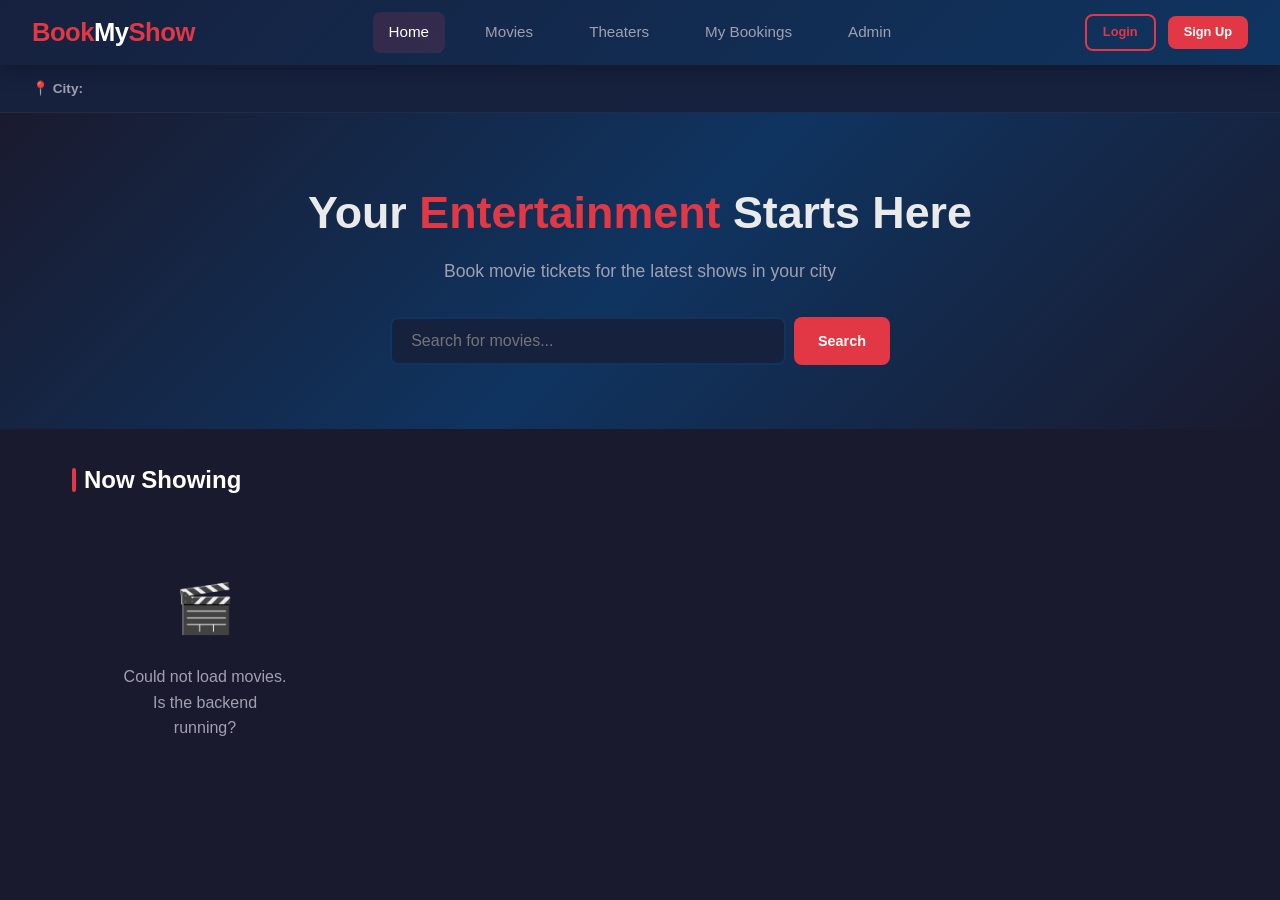
<file: BMS/UI/UI/index.html>
<!doctype html>
<html lang="en">
  <head>
    <meta charset="UTF-8" />
    <meta name="viewport" content="width=device-width, initial-scale=1.0" />
    <title>BookMyShow</title>
    <link rel="stylesheet" href="css/style.css" />
  </head>
  <body>
    <!-- NAVBAR -->
    <nav class="navbar">
      <a href="index.html" class="logo">Book<span>My</span>Show</a>
      <div class="nav-links">
        <a href="index.html" class="active">Home</a>
        <a href="pages/movies.html">Movies</a>
        <a href="pages/theaters.html">Theaters</a>
        <a href="pages/bookings.html">My Bookings</a>
        <a href="pages/admin.html">Admin</a>
      </div>
      <div class="nav-user" id="nav-user"></div>
    </nav>

    <!-- CITY BAR -->
    <div class="city-bar" id="city-bar">
      <span
        style="color: var(--text-muted); font-size: 0.85rem; font-weight: 600"
        >📍 City:</span
      >
    </div>

    <!-- HERO -->
    <section class="hero">
      <h1>Your <span>Entertainment</span> Starts Here</h1>
      <p>Book movie tickets for the latest shows in your city</p>
      <div class="search-bar">
        <input
          type="text"
          id="search-input"
          placeholder="Search for movies..."
          oninput="searchMovies()"
        />
        <button class="btn btn-primary" onclick="searchMovies()">Search</button>
      </div>
    </section>

    <!-- MOVIES SECTION -->
    <div class="container">
      <h2 class="section-title">Now Showing</h2>
      <div class="grid grid-4" id="movies-grid"></div>
    </div>

    <script src="js/api.js"></script>
    <script src="js/utils.js"></script>
    <script>
      let allMovies = [];

      async function loadCities() {
        try {
          const cities = await CityAPI.getAll();
          const bar = document.getElementById("city-bar");
          cities.forEach((city, i) => {
            const chip = document.createElement("button");
            chip.className = "city-chip" + (i === 0 ? " active" : "");
            chip.textContent = city.name;
            chip.onclick = () => {
              document
                .querySelectorAll(".city-chip")
                .forEach((c) => c.classList.remove("active"));
              chip.classList.add("active");
              showToast(`City: ${city.name}`, "info");
            };
            bar.appendChild(chip);
          });
        } catch (e) {
          console.log("No cities loaded yet");
        }
      }

      async function loadMovies() {
        showLoading("movies-grid");
        try {
          allMovies = await MovieAPI.getAll();
          renderMovies(allMovies);
        } catch (e) {
          showEmpty(
            "movies-grid",
            "Could not load movies. Is the backend running?",
          );
        }
      }

      function renderMovies(movies) {
        const grid = document.getElementById("movies-grid");
        if (movies.length === 0) {
          showEmpty("movies-grid", "No movies found");
          return;
        }
        grid.innerHTML = movies
          .map(
            (m) => `
                <a href="pages/movie-detail.html?id=${m.id}" class="card">
                    <div class="card-img" style="display:flex;align-items:center;justify-content:center;font-size:4rem;background:linear-gradient(135deg, #1a1a2e, #16213e);">
                        <img src="${m.posterUrl || "assets/default-movie.png"}" alt="${m.title}" style="max-width:100%; max-height:100%; border-radius:4px;" />
                    </div>
                    <div class="card-body">
                        <h3>${m.title}</h3>
                        <p>${m.description || ""}</p>
                        <div style="margin-top:0.5rem; display:flex; gap:0.4rem; flex-wrap:wrap;">
                            ${m.genre ? `<span class="badge badge-genre">${m.genre}</span>` : ""}
                            ${m.language ? `<span class="badge badge-lang">${m.language}</span>` : ""}
                            ${m.rating ? `<span class="badge badge-rating">⭐ ${m.rating}</span>` : ""}
                        </div>
                    </div>
                    <div class="card-footer">
                        <span style="font-size:0.8rem;color:var(--text-muted);">${m.durationMinutes ? m.durationMinutes + " min" : ""}</span>
                        <span class="btn btn-sm btn-primary">Book Now</span>
                    </div>
                </a>
            `,
          )
          .join("");
      }

      function searchMovies() {
        const q = document
          .getElementById("search-input")
          .value.toLowerCase()
          .trim();
        if (!q) {
          renderMovies(allMovies);
          return;
        }
        const filtered = allMovies.filter(
          (m) =>
            m.title.toLowerCase().includes(q) ||
            (m.genre && m.genre.toLowerCase().includes(q)) ||
            (m.language && m.language.toLowerCase().includes(q)),
        );
        renderMovies(filtered);
      }

      loadCities();
      loadMovies();
    </script>
  </body>
</html>
</file>
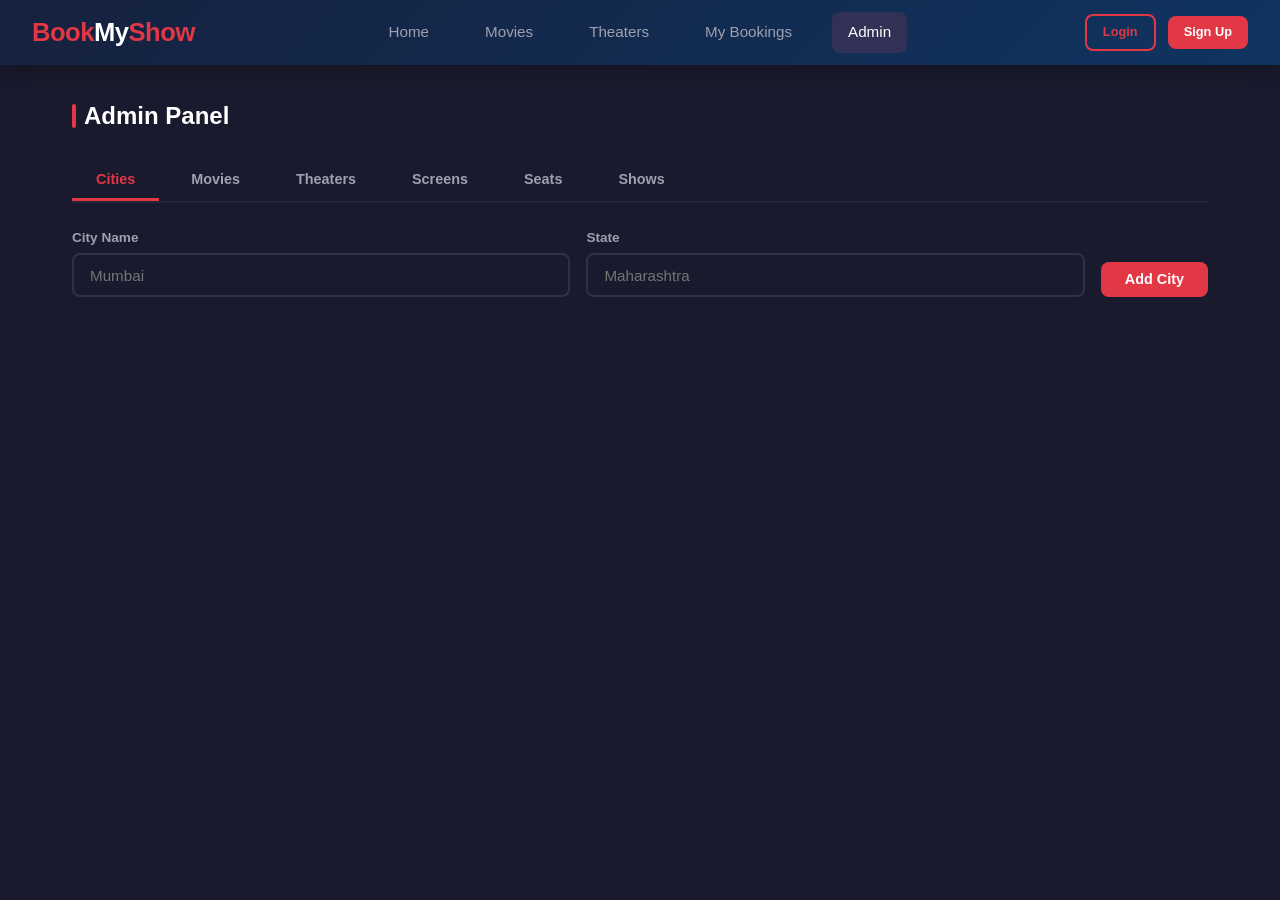
<file: BMS/UI/UI/pages/admin.html>
<!DOCTYPE html>
<html lang="en">
<head>
    <meta charset="UTF-8">
    <meta name="viewport" content="width=device-width, initial-scale=1.0">
    <title>Admin - BookMyShow</title>
    <link rel="stylesheet" href="../css/style.css">
</head>
<body>

    <nav class="navbar">
        <a href="../index.html" class="logo">Book<span>My</span>Show</a>
        <div class="nav-links">
            <a href="../index.html">Home</a>
            <a href="movies.html">Movies</a>
            <a href="theaters.html">Theaters</a>
            <a href="bookings.html">My Bookings</a>
            <a href="admin.html" class="active">Admin</a>
        </div>
        <div class="nav-user" id="nav-user"></div>
    </nav>

    <div class="container">
        <h2 class="section-title">Admin Panel</h2>

        <!-- TABS -->
        <div class="tabs">
            <button class="tab active" onclick="switchTab('cities', this)">Cities</button>
            <button class="tab" onclick="switchTab('movies', this)">Movies</button>
            <button class="tab" onclick="switchTab('theaters', this)">Theaters</button>
            <button class="tab" onclick="switchTab('screens', this)">Screens</button>
            <button class="tab" onclick="switchTab('seats', this)">Seats</button>
            <button class="tab" onclick="switchTab('shows', this)">Shows</button>
        </div>

        <!-- ===== CITIES TAB ===== -->
        <div id="tab-cities" class="tab-content">
            <div style="display:flex; gap:1rem; margin-bottom:1.5rem; flex-wrap:wrap; align-items:flex-end;">
                <div class="form-group" style="flex:1;min-width:150px;margin:0;">
                    <label>City Name</label>
                    <input type="text" id="city-name" placeholder="Mumbai">
                </div>
                <div class="form-group" style="flex:1;min-width:150px;margin:0;">
                    <label>State</label>
                    <input type="text" id="city-state" placeholder="Maharashtra">
                </div>
                <button class="btn btn-primary" onclick="addCity()">Add City</button>
            </div>
            <div id="cities-table"></div>
        </div>

        <!-- ===== MOVIES TAB ===== -->
        <div id="tab-movies" class="tab-content" style="display:none;">
            <div style="display:flex; gap:1rem; margin-bottom:1.5rem; flex-wrap:wrap; align-items:flex-end;">
                <div class="form-group" style="flex:1;min-width:150px;margin:0;">
                    <label>Title</label>
                    <input type="text" id="movie-title" placeholder="Movie title">
                </div>
                <div class="form-group" style="flex:1;min-width:150px;margin:0;">
                    <label>Genre</label>
                    <input type="text" id="movie-genre" placeholder="Action">
                </div>
                <div class="form-group" style="flex:1;min-width:100px;margin:0;">
                    <label>Language</label>
                    <input type="text" id="movie-language" placeholder="Hindi">
                </div>
                <div class="form-group" style="flex:1;min-width:80px;margin:0;">
                    <label>Duration (min)</label>
                    <input type="number" id="movie-duration" placeholder="150">
                </div>
                <div class="form-group" style="flex:1;min-width:80px;margin:0;">
                    <label>Rating</label>
                    <input type="number" step="0.1" id="movie-rating" placeholder="8.5">
                </div>
                <div class="form-group" style="flex:1;min-width:120px;margin:0;">
                    <label>Release Date</label>
                    <input type="date" id="movie-release">
                </div>
            </div>
            <div class="form-group" style="margin-bottom:1rem;">
                <label>Description</label>
                <input type="text" id="movie-desc" placeholder="Short description">
            </div>
            <button class="btn btn-primary" onclick="addMovie()" style="margin-bottom:1.5rem;">Add Movie</button>
            <div id="movies-table"></div>
        </div>

        <!-- ===== THEATERS TAB ===== -->
        <div id="tab-theaters" class="tab-content" style="display:none;">
            <div style="display:flex; gap:1rem; margin-bottom:1.5rem; flex-wrap:wrap; align-items:flex-end;">
                <div class="form-group" style="flex:1;min-width:150px;margin:0;">
                    <label>Theater Name</label>
                    <input type="text" id="theater-name" placeholder="PVR Cinemas">
                </div>
                <div class="form-group" style="flex:1;min-width:150px;margin:0;">
                    <label>Address</label>
                    <input type="text" id="theater-address" placeholder="Mall Road">
                </div>
                <div class="form-group" style="flex:1;min-width:120px;margin:0;">
                    <label>City</label>
                    <select id="theater-city"></select>
                </div>
                <button class="btn btn-primary" onclick="addTheater()">Add Theater</button>
            </div>
            <div id="theaters-table"></div>
        </div>

        <!-- ===== SCREENS TAB ===== -->
        <div id="tab-screens" class="tab-content" style="display:none;">
            <div style="display:flex; gap:1rem; margin-bottom:1.5rem; flex-wrap:wrap; align-items:flex-end;">
                <div class="form-group" style="flex:1;min-width:150px;margin:0;">
                    <label>Screen Name</label>
                    <input type="text" id="screen-name" placeholder="Screen 1">
                </div>
                <div class="form-group" style="flex:1;min-width:100px;margin:0;">
                    <label>Total Seats</label>
                    <input type="number" id="screen-seats" placeholder="100">
                </div>
                <div class="form-group" style="flex:1;min-width:150px;margin:0;">
                    <label>Theater</label>
                    <select id="screen-theater"></select>
                </div>
                <button class="btn btn-primary" onclick="addScreen()">Add Screen</button>
            </div>
            <div id="screens-table"></div>
        </div>

        <!-- ===== SEATS TAB ===== -->
        <div id="tab-seats" class="tab-content" style="display:none;">
            <div style="display:flex; gap:1rem; margin-bottom:1rem; flex-wrap:wrap; align-items:flex-end;">
                <div class="form-group" style="flex:1;min-width:120px;margin:0;">
                    <label>Screen</label>
                    <select id="seat-screen" onchange="loadSeatsForScreen()"></select>
                </div>
                <div class="form-group" style="flex:1;min-width:80px;margin:0;">
                    <label>Row (e.g. A)</label>
                    <input type="text" id="seat-row" placeholder="A" maxlength="2">
                </div>
                <div class="form-group" style="flex:1;min-width:60px;margin:0;">
                    <label>From Col</label>
                    <input type="number" id="seat-col-from" placeholder="1" min="1">
                </div>
                <div class="form-group" style="flex:1;min-width:60px;margin:0;">
                    <label>To Col</label>
                    <input type="number" id="seat-col-to" placeholder="10" min="1">
                </div>
                <div class="form-group" style="flex:1;min-width:100px;margin:0;">
                    <label>Type</label>
                    <select id="seat-type">
                        <option value="REGULAR">REGULAR</option>
                        <option value="PREMIUM">PREMIUM</option>
                        <option value="VIP">VIP</option>
                    </select>
                </div>
                <button class="btn btn-primary" onclick="addSeats()">Add Seats</button>
            </div>
            <p style="color:var(--text-muted);font-size:0.8rem;margin-bottom:1rem;">💡 This will create seats from col "From" to col "To" for the given row (e.g. A1, A2...A10)</p>
            <div id="seats-table"></div>
        </div>

        <!-- ===== SHOWS TAB ===== -->
        <div id="tab-shows" class="tab-content" style="display:none;">
            <div style="display:flex; gap:1rem; margin-bottom:1.5rem; flex-wrap:wrap; align-items:flex-end;">
                <div class="form-group" style="flex:1;min-width:150px;margin:0;">
                    <label>Movie</label>
                    <select id="show-movie"></select>
                </div>
                <div class="form-group" style="flex:1;min-width:150px;margin:0;">
                    <label>Screen</label>
                    <select id="show-screen"></select>
                </div>
                <div class="form-group" style="flex:1;min-width:120px;margin:0;">
                    <label>Date</label>
                    <input type="date" id="show-date">
                </div>
                <div class="form-group" style="flex:1;min-width:100px;margin:0;">
                    <label>Start Time</label>
                    <input type="time" id="show-start">
                </div>
                <div class="form-group" style="flex:1;min-width:100px;margin:0;">
                    <label>End Time</label>
                    <input type="time" id="show-end">
                </div>
                <div class="form-group" style="flex:1;min-width:80px;margin:0;">
                    <label>Ticket Price (₹)</label>
                    <input type="number" id="show-price" placeholder="250">
                </div>
                <button class="btn btn-primary" onclick="addShow()">Add Show</button>
            </div>
            <div id="shows-table"></div>
        </div>
    </div>

    <script src="../js/api.js"></script>
    <script src="../js/utils.js"></script>
    <script>
        // ===== TAB SWITCHING =====
        function switchTab(tab, el) {
            document.querySelectorAll('.tab-content').forEach(t => t.style.display = 'none');
            document.querySelectorAll('.tab').forEach(t => t.classList.remove('active'));
            document.getElementById('tab-' + tab).style.display = 'block';
            el.classList.add('active');
        }

        // ===== CITIES =====
        async function loadCities() {
            try {
                const cities = await CityAPI.getAll();
                // table
                let html = '<table class="data-table"><thead><tr><th>ID</th><th>Name</th><th>State</th></tr></thead><tbody>';
                cities.forEach(c => html += `<tr><td>${c.id}</td><td>${c.name}</td><td>${c.state || ''}</td></tr>`);
                html += '</tbody></table>';
                document.getElementById('cities-table').innerHTML = cities.length ? html : '<div class="empty-state"><p>No cities added yet</p></div>';

                // dropdowns
                const theaterCity = document.getElementById('theater-city');
                if (theaterCity) {
                    theaterCity.innerHTML = '<option value="">Select City</option>' + cities.map(c => `<option value="${c.id}">${c.name}</option>`).join('');
                }
            } catch (e) { console.log('Error loading cities'); }
        }

        async function addCity() {
            const name = document.getElementById('city-name').value.trim();
            const state = document.getElementById('city-state').value.trim();
            if (!name) { showToast('Please enter city name', 'error'); return; }
            try {
                await CityAPI.add({ name, state });
                showToast('City added!', 'success');
                document.getElementById('city-name').value = '';
                document.getElementById('city-state').value = '';
                loadCities();
            } catch (e) { showToast(e.message, 'error'); }
        }

        // ===== MOVIES =====
        async function loadMovies() {
            try {
                const movies = await MovieAPI.getAll();
                let html = '<table class="data-table"><thead><tr><th>ID</th><th>Title</th><th>Genre</th><th>Language</th><th>Duration</th><th>Rating</th><th>Actions</th></tr></thead><tbody>';
                movies.forEach(m => html += `<tr>
                    <td>${m.id}</td><td>${m.title}</td><td>${m.genre || ''}</td>
                    <td>${m.language || ''}</td><td>${m.durationMinutes || ''} min</td>
                    <td>${m.rating || ''}</td>
                    <td><button class="btn btn-sm btn-danger" onclick="deleteMovie(${m.id})">Delete</button></td>
                </tr>`);
                html += '</tbody></table>';
                document.getElementById('movies-table').innerHTML = movies.length ? html : '<div class="empty-state"><p>No movies added yet</p></div>';

                // dropdown for shows
                const showMovie = document.getElementById('show-movie');
                if (showMovie) {
                    showMovie.innerHTML = '<option value="">Select Movie</option>' + movies.map(m => `<option value="${m.id}">${m.title}</option>`).join('');
                }
            } catch (e) { console.log('Error loading movies'); }
        }

        async function addMovie() {
            const data = {
                title: document.getElementById('movie-title').value.trim(),
                genre: document.getElementById('movie-genre').value.trim(),
                language: document.getElementById('movie-language').value.trim(),
                durationMinutes: parseInt(document.getElementById('movie-duration').value) || null,
                rating: parseFloat(document.getElementById('movie-rating').value) || null,
                releaseDate: document.getElementById('movie-release').value || null,
                description: document.getElementById('movie-desc').value.trim()
            };
            if (!data.title) { showToast('Please enter movie title', 'error'); return; }
            try {
                await MovieAPI.add(data);
                showToast('Movie added!', 'success');
                ['movie-title','movie-genre','movie-language','movie-duration','movie-rating','movie-release','movie-desc']
                    .forEach(id => document.getElementById(id).value = '');
                loadMovies();
            } catch (e) { showToast(e.message, 'error'); }
        }

        async function deleteMovie(id) {
            if (!confirm('Delete this movie?')) return;
            try {
                await MovieAPI.delete(id);
                showToast('Movie deleted', 'success');
                loadMovies();
            } catch (e) { showToast(e.message, 'error'); }
        }

        // ===== THEATERS =====
        async function loadTheaters() {
            try {
                const theaters = await TheaterAPI.getAll();
                let html = '<table class="data-table"><thead><tr><th>ID</th><th>Name</th><th>Address</th><th>City</th></tr></thead><tbody>';
                theaters.forEach(t => html += `<tr><td>${t.id}</td><td>${t.name}</td><td>${t.address || ''}</td><td>${t.city?.name || ''}</td></tr>`);
                html += '</tbody></table>';
                document.getElementById('theaters-table').innerHTML = theaters.length ? html : '<div class="empty-state"><p>No theaters added yet</p></div>';

                // dropdown for screens
                const screenTheater = document.getElementById('screen-theater');
                if (screenTheater) {
                    screenTheater.innerHTML = '<option value="">Select Theater</option>' + theaters.map(t => `<option value="${t.id}">${t.name} (${t.city?.name || ''})</option>`).join('');
                }
            } catch (e) { console.log('Error loading theaters'); }
        }

        async function addTheater() {
            const data = {
                name: document.getElementById('theater-name').value.trim(),
                address: document.getElementById('theater-address').value.trim(),
                cityId: parseInt(document.getElementById('theater-city').value)
            };
            if (!data.name || !data.cityId) { showToast('Fill theater name and city', 'error'); return; }
            try {
                await TheaterAPI.add(data);
                showToast('Theater added!', 'success');
                document.getElementById('theater-name').value = '';
                document.getElementById('theater-address').value = '';
                loadTheaters();
            } catch (e) { showToast(e.message, 'error'); }
        }

        // ===== SCREENS =====
        async function loadScreens() {
            try {
                const screens = await ScreenAPI.getAll();
                let html = '<table class="data-table"><thead><tr><th>ID</th><th>Name</th><th>Seats</th><th>Theater</th></tr></thead><tbody>';
                screens.forEach(s => html += `<tr><td>${s.id}</td><td>${s.name}</td><td>${s.totalSeats || ''}</td><td>${s.theater?.name || ''}</td></tr>`);
                html += '</tbody></table>';
                document.getElementById('screens-table').innerHTML = screens.length ? html : '<div class="empty-state"><p>No screens added yet</p></div>';

                // dropdowns
                const opts = '<option value="">Select Screen</option>' + screens.map(s => `<option value="${s.id}">${s.name} — ${s.theater?.name || ''}</option>`).join('');
                ['seat-screen', 'show-screen'].forEach(id => {
                    const el = document.getElementById(id);
                    if (el) el.innerHTML = opts;
                });
            } catch (e) { console.log('Error loading screens'); }
        }

        async function addScreen() {
            const data = {
                name: document.getElementById('screen-name').value.trim(),
                totalSeats: parseInt(document.getElementById('screen-seats').value) || null,
                theaterId: parseInt(document.getElementById('screen-theater').value)
            };
            if (!data.name || !data.theaterId) { showToast('Fill screen name and theater', 'error'); return; }
            try {
                await ScreenAPI.add(data);
                showToast('Screen added!', 'success');
                document.getElementById('screen-name').value = '';
                document.getElementById('screen-seats').value = '';
                loadScreens();
            } catch (e) { showToast(e.message, 'error'); }
        }

        // ===== SEATS =====
        async function loadSeatsForScreen() {
            const screenId = document.getElementById('seat-screen').value;
            if (!screenId) { document.getElementById('seats-table').innerHTML = ''; return; }
            try {
                const seats = await SeatAPI.getByScreen(screenId);
                let html = '<table class="data-table"><thead><tr><th>ID</th><th>Seat #</th><th>Row</th><th>Col</th><th>Type</th></tr></thead><tbody>';
                seats.forEach(s => html += `<tr><td>${s.id}</td><td>${s.seatNumber}</td><td>${s.row || ''}</td><td>${s.col || ''}</td><td>${s.seatType || ''}</td></tr>`);
                html += '</tbody></table>';
                document.getElementById('seats-table').innerHTML = seats.length ? html : '<div class="empty-state"><p>No seats for this screen</p></div>';
            } catch (e) { document.getElementById('seats-table').innerHTML = ''; }
        }

        async function addSeats() {
            const screenId = parseInt(document.getElementById('seat-screen').value);
            const row = document.getElementById('seat-row').value.trim().toUpperCase();
            const from = parseInt(document.getElementById('seat-col-from').value);
            const to = parseInt(document.getElementById('seat-col-to').value);
            const seatType = document.getElementById('seat-type').value;

            if (!screenId || !row || !from || !to) { showToast('Fill all seat fields', 'error'); return; }
            if (from > to) { showToast('From col must be <= To col', 'error'); return; }

            try {
                for (let col = from; col <= to; col++) {
                    await SeatAPI.add({
                        seatNumber: row + col,
                        row: row,
                        col: col,
                        seatType: seatType,
                        screenId: screenId
                    });
                }
                showToast(`Added seats ${row}${from} to ${row}${to}!`, 'success');
                loadSeatsForScreen();
            } catch (e) { showToast(e.message, 'error'); }
        }

        // ===== SHOWS =====
        async function loadShows() {
            try {
                const shows = await ShowAPI.getAll();
                let html = '<table class="data-table"><thead><tr><th>ID</th><th>Movie</th><th>Screen</th><th>Date</th><th>Time</th><th>Price</th></tr></thead><tbody>';
                shows.forEach(s => html += `<tr><td>${s.id}</td><td>${s.movie?.title || ''}</td><td>${s.screen?.name || ''} (${s.screen?.theater?.name || ''})</td><td>${s.showDate}</td><td>${s.startTime}-${s.endTime || ''}</td><td>₹${s.ticketPrice || 0}</td></tr>`);
                html += '</tbody></table>';
                document.getElementById('shows-table').innerHTML = shows.length ? html : '<div class="empty-state"><p>No shows added yet</p></div>';
            } catch (e) { console.log('Error loading shows'); }
        }

        async function addShow() {
            const data = {
                movieId: parseInt(document.getElementById('show-movie').value),
                screenId: parseInt(document.getElementById('show-screen').value),
                showDate: document.getElementById('show-date').value,
                startTime: document.getElementById('show-start').value,
                endTime: document.getElementById('show-end').value || null,
                ticketPrice: parseFloat(document.getElementById('show-price').value) || 0
            };
            if (!data.movieId || !data.screenId || !data.showDate || !data.startTime) {
                showToast('Fill movie, screen, date and start time', 'error'); return;
            }
            try {
                await ShowAPI.add(data);
                showToast('Show added!', 'success');
                ['show-date','show-start','show-end','show-price'].forEach(id => document.getElementById(id).value = '');
                loadShows();
            } catch (e) { showToast(e.message, 'error'); }
        }

        // ===== INIT =====
        async function init() {
            await Promise.all([loadCities(), loadMovies(), loadTheaters(), loadScreens(), loadShows()]);
        }
        init();
    </script>
</body>
</html>
</file>
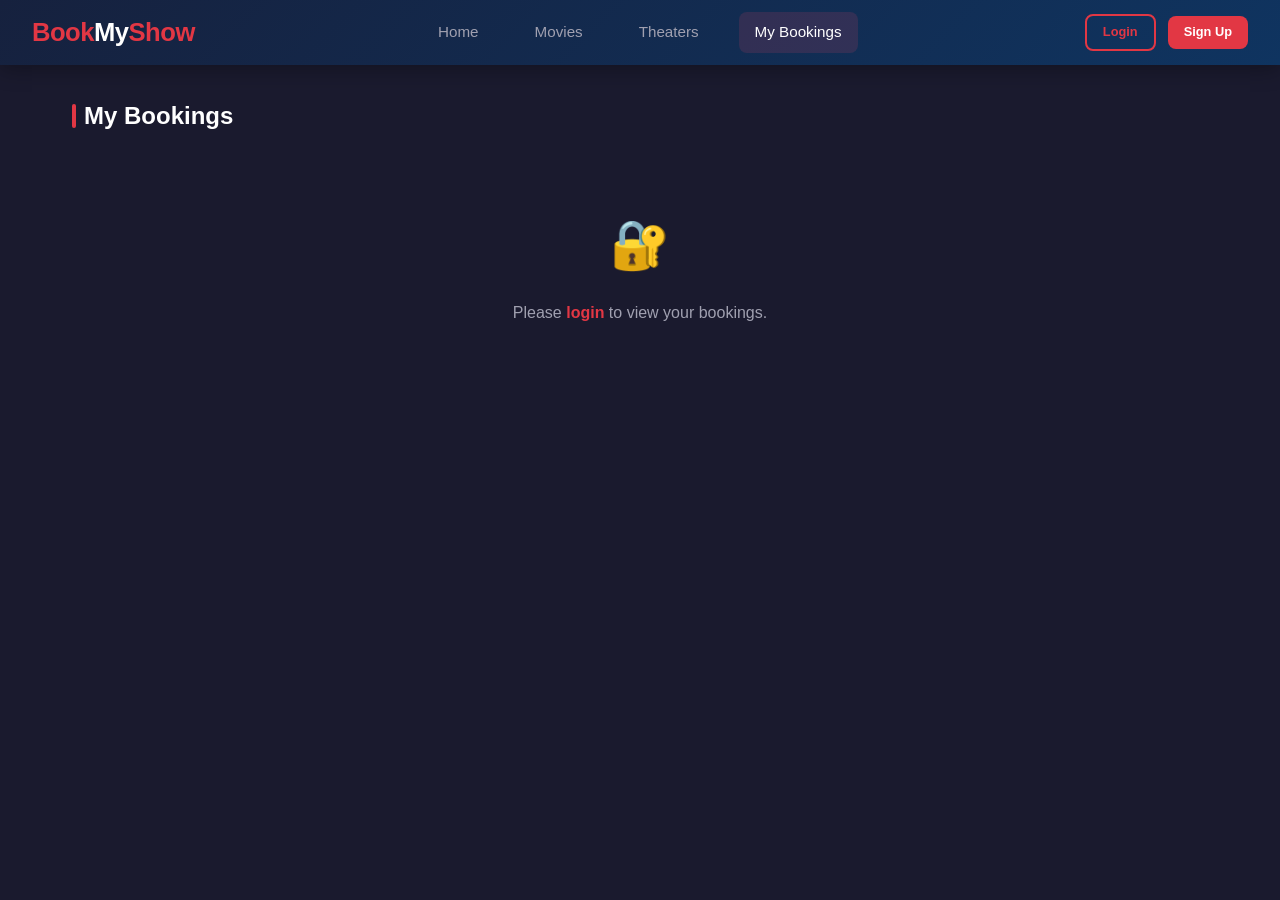
<file: BMS/UI/UI/pages/bookings.html>
<!DOCTYPE html>
<html lang="en">
<head>
    <meta charset="UTF-8">
    <meta name="viewport" content="width=device-width, initial-scale=1.0">
    <title>My Bookings - BookMyShow</title>
    <link rel="stylesheet" href="../css/style.css">
</head>
<body>

    <nav class="navbar">
        <a href="../index.html" class="logo">Book<span>My</span>Show</a>
        <div class="nav-links">
            <a href="../index.html">Home</a>
            <a href="movies.html">Movies</a>
            <a href="theaters.html">Theaters</a>
            <a href="bookings.html" class="active">My Bookings</a>
        </div>
        <div class="nav-user" id="nav-user"></div>
    </nav>

    <div class="container">
        <h2 class="section-title">My Bookings</h2>
        <div id="bookings-list" style="display:flex; flex-direction:column; gap:1rem;"></div>
    </div>

    <script src="../js/api.js"></script>
    <script src="../js/utils.js"></script>
    <script>
        async function loadBookings() {
            const user = getLoggedInUser();
            if (!user) {
                document.getElementById('bookings-list').innerHTML = `
                    <div class="empty-state">
                        <div class="icon">🔐</div>
                        <p>Please <a href="login.html" style="color:var(--primary);font-weight:700;">login</a> to view your bookings.</p>
                    </div>`;
                return;
            }

            showLoading('bookings-list');
            try {
                const bookings = await BookingAPI.getByUser(user.id);
                if (bookings.length === 0) {
                    showEmpty('bookings-list', 'No bookings yet. Go book some movies! 🎬');
                    return;
                }

                document.getElementById('bookings-list').innerHTML = bookings.map(b => `
                    <div class="card" style="border: ${b.status === 'CANCELLED' ? '1px solid rgba(233,69,96,0.3)' : '1px solid rgba(46,204,113,0.3)'};">
                        <div class="card-body" style="display:flex; justify-content:space-between; align-items:flex-start; flex-wrap:wrap; gap:1rem;">
                            <div>
                                <h3 style="margin-bottom:0.3rem;">🎬 ${b.show?.movie?.title || 'Movie'}</h3>
                                <p style="color:var(--text-muted); font-size:0.85rem;">
                                    🏛️ ${b.show?.screen?.theater?.name || ''} — ${b.show?.screen?.name || ''}<br>
                                    📅 ${b.show?.showDate || ''} &nbsp; 🕐 ${b.show?.startTime || ''}<br>
                                    💺 Seats: ${b.seats ? b.seats.map(s => s.seatNumber).join(', ') : 'N/A'}<br>
                                    🕑 Booked: ${b.bookedAt ? new Date(b.bookedAt).toLocaleString() : ''}
                                </p>
                            </div>
                            <div style="text-align:right;">
                                <div style="font-size:1.3rem; font-weight:700; color:${b.status === 'CANCELLED' ? 'var(--accent)' : 'var(--success)'};">
                                    ₹${b.totalPrice || 0}
                                </div>
                                <span class="badge" style="background:${b.status === 'CANCELLED' ? 'rgba(233,69,96,0.2);color:var(--accent)' : 'rgba(46,204,113,0.2);color:var(--success)'};">
                                    ${b.status}
                                </span>
                                ${b.status === 'CONFIRMED' ? `
                                    <br><button class="btn btn-sm btn-danger" style="margin-top:0.5rem;" onclick="cancelBooking(${b.id})">Cancel</button>
                                ` : ''}
                            </div>
                        </div>
                    </div>
                `).join('');
            } catch (e) {
                showEmpty('bookings-list', 'Could not load bookings');
            }
        }

        async function cancelBooking(id) {
            if (!confirm('Are you sure you want to cancel this booking?')) return;
            try {
                await BookingAPI.cancel(id);
                showToast('Booking cancelled', 'success');
                loadBookings();
            } catch (e) {
                showToast(e.message, 'error');
            }
        }

        loadBookings();
    </script>
</body>
</html>
</file>
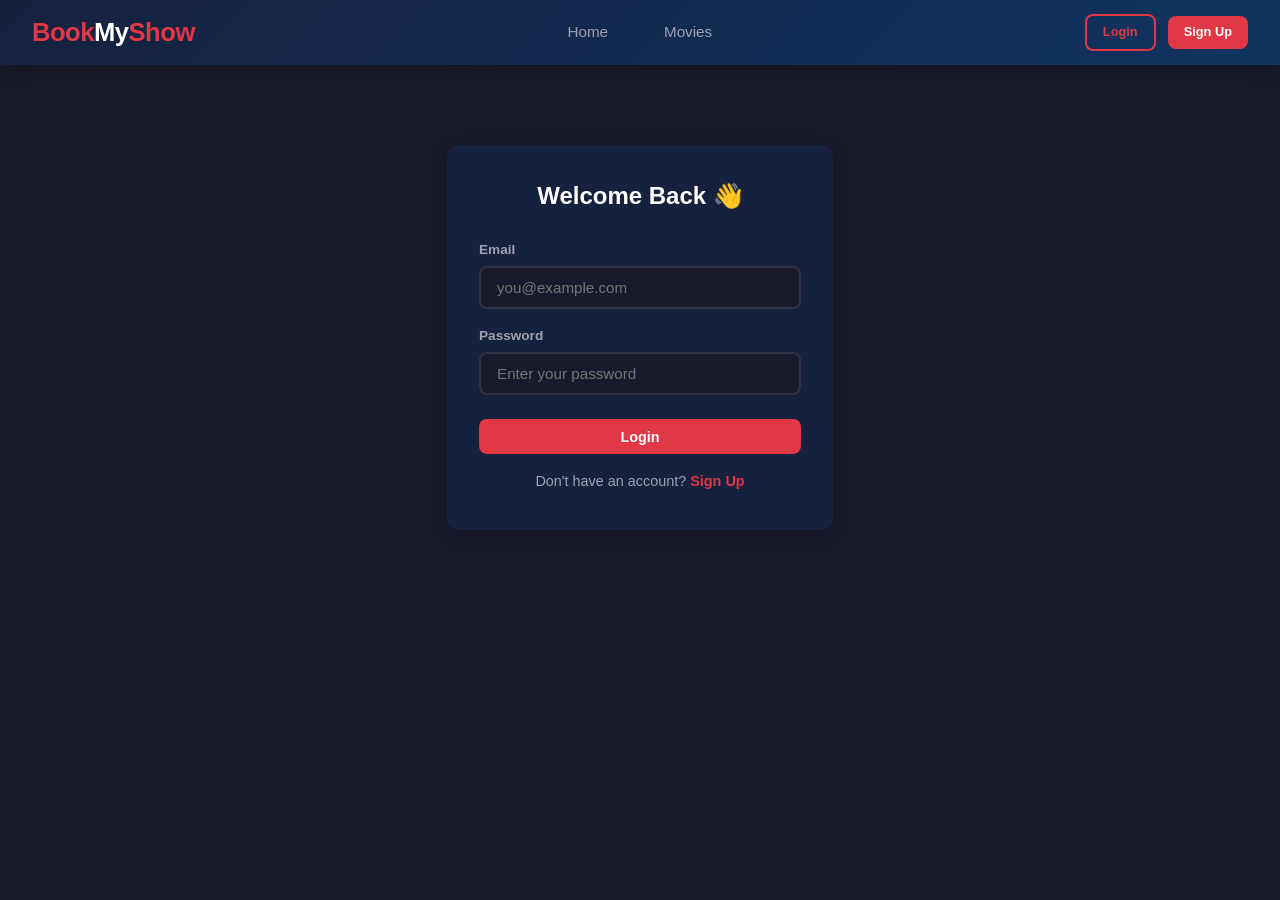
<file: BMS/UI/UI/pages/login.html>
<!DOCTYPE html>
<html lang="en">
<head>
    <meta charset="UTF-8">
    <meta name="viewport" content="width=device-width, initial-scale=1.0">
    <title>Login - BookMyShow</title>
    <link rel="stylesheet" href="../css/style.css">
</head>
<body>

    <nav class="navbar">
        <a href="../index.html" class="logo">Book<span>My</span>Show</a>
        <div class="nav-links">
            <a href="../index.html">Home</a>
            <a href="movies.html">Movies</a>
        </div>
        <div class="nav-user" id="nav-user"></div>
    </nav>

    <div class="container" style="max-width: 450px; margin-top: 3rem;">
        <div class="card" style="border:none;">
            <div class="card-body" style="padding: 2rem;">
                <h2 style="text-align:center; margin-bottom: 1.5rem; color: var(--white);">Welcome Back 👋</h2>
                <form id="login-form" onsubmit="handleLogin(event)">
                    <div class="form-group">
                        <label>Email</label>
                        <input type="email" id="email" placeholder="you@example.com" required>
                    </div>
                    <div class="form-group">
                        <label>Password</label>
                        <input type="password" id="password" placeholder="Enter your password" required>
                    </div>
                    <button type="submit" class="btn btn-primary btn-block" style="margin-top: 0.5rem;">Login</button>
                </form>
                <p style="text-align: center; margin-top: 1rem; color: var(--text-muted); font-size: 0.9rem;">
                    Don't have an account? <a href="register.html" style="color: var(--primary); font-weight:600;">Sign Up</a>
                </p>
            </div>
        </div>
    </div>

    <script src="../js/api.js"></script>
    <script src="../js/utils.js"></script>
    <script>
        async function handleLogin(e) {
            e.preventDefault();
            const data = {
                email: document.getElementById('email').value,
                password: document.getElementById('password').value
            };
            try {
                const user = await UserAPI.login(data);
                setLoggedInUser(user);
                showToast(`Welcome back, ${user.name}!`, 'success');
                setTimeout(() => window.location.href = '../index.html', 1000);
            } catch (err) {
                showToast(err.message, 'error');
            }
        }
    </script>
</body>
</html>
</file>
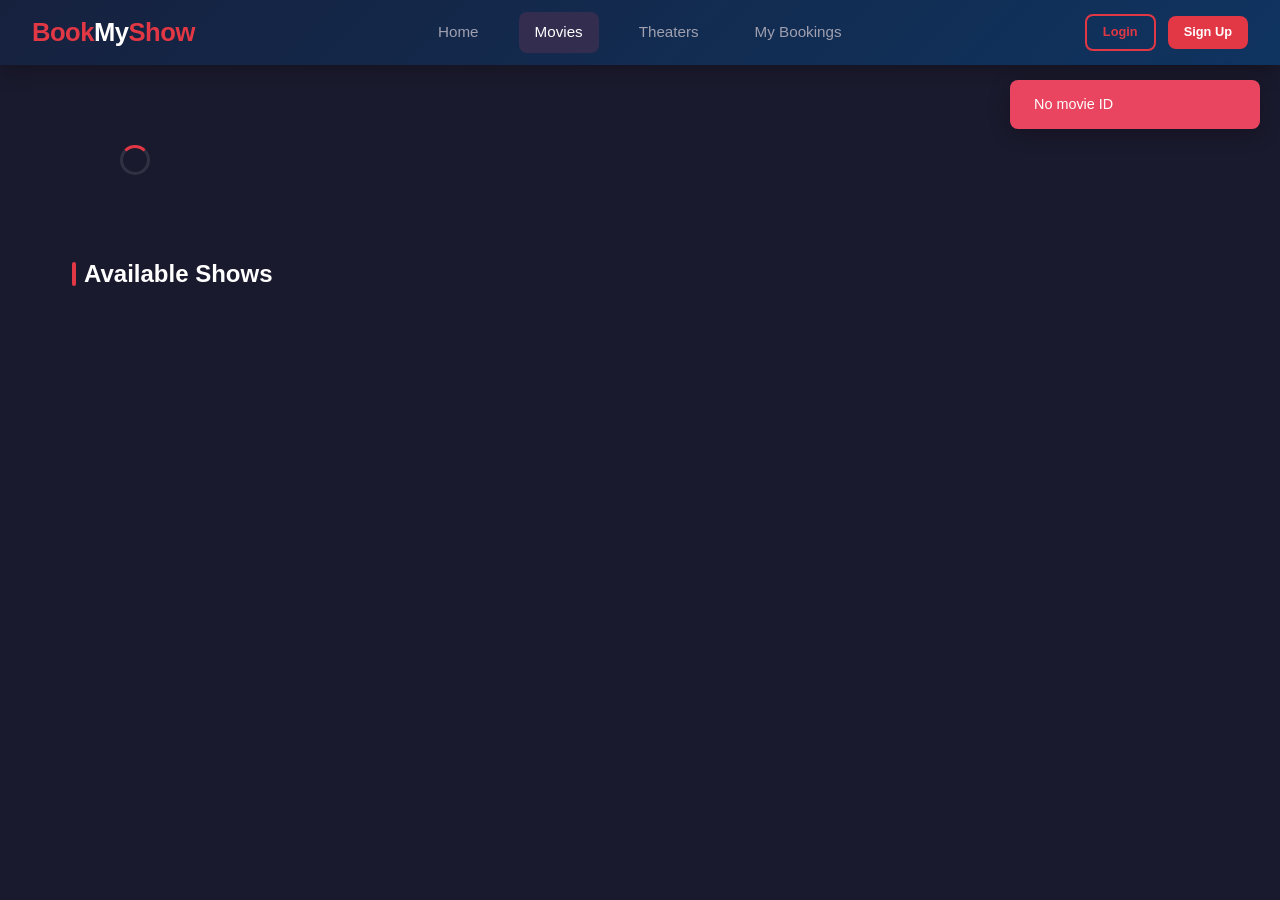
<file: BMS/UI/UI/pages/movie-detail.html>
<!DOCTYPE html>
<html lang="en">
<head>
    <meta charset="UTF-8">
    <meta name="viewport" content="width=device-width, initial-scale=1.0">
    <title>Movie - BookMyShow</title>
    <link rel="stylesheet" href="../css/style.css">
</head>
<body>

    <nav class="navbar">
        <a href="../index.html" class="logo">Book<span>My</span>Show</a>
        <div class="nav-links">
            <a href="../index.html">Home</a>
            <a href="movies.html" class="active">Movies</a>
            <a href="theaters.html">Theaters</a>
            <a href="bookings.html">My Bookings</a>
        </div>
        <div class="nav-user" id="nav-user"></div>
    </nav>

    <div class="container">
        <!-- Movie Info -->
        <div id="movie-detail" style="display:flex; gap:2rem; margin-bottom:2rem; flex-wrap:wrap;">
            <div class="loading-center"><div class="spinner"></div></div>
        </div>

        <!-- Shows -->
        <h2 class="section-title">Available Shows</h2>
        <div id="shows-list" style="display:flex; flex-direction:column; gap:1rem;"></div>
    </div>

    <!-- SEAT SELECTION MODAL -->
    <div class="modal-overlay" id="seat-modal">
        <div class="modal" style="max-width:650px;">
            <button class="modal-close" onclick="closeModal('seat-modal')">&times;</button>
            <h2 id="seat-modal-title">Select Seats</h2>
            <div class="screen-label" style="text-align:center;">SCREEN</div>
            <div style="display:flex; justify-content:center;"><div class="screen-indicator"></div></div>
            <div class="seat-map" id="seat-map"></div>
            <div class="seat-legend">
                <div class="seat-legend-item"><div class="seat-legend-box" style="background:var(--bg-light);border:2px solid rgba(255,255,255,0.15);"></div> Available</div>
                <div class="seat-legend-item"><div class="seat-legend-box" style="background:var(--primary);"></div> Selected</div>
                <div class="seat-legend-item"><div class="seat-legend-box" style="background:rgba(255,255,255,0.05);"></div> Booked</div>
            </div>
            <div class="booking-summary" id="booking-summary" style="margin-top:1.5rem; display:none;">
                <h3>Booking Summary</h3>
                <div id="summary-content"></div>
            </div>
            <button class="btn btn-primary btn-block" style="margin-top:1rem;" id="confirm-btn" onclick="confirmBooking()" disabled>Confirm Booking</button>
        </div>
    </div>

    <script src="../js/api.js"></script>
    <script src="../js/utils.js"></script>
    <script>
        const params = new URLSearchParams(window.location.search);
        const movieId = params.get('id');
        let currentShow = null;
        let selectedSeatIds = [];
        let availableSeats = [];
        let bookedSeatIds = [];

        async function loadMovie() {
            if (!movieId) { showToast('No movie ID', 'error'); return; }
            try {
                const movie = await MovieAPI.getById(movieId);
                document.title = `${movie.title} - BookMyShow`;
                document.getElementById('movie-detail').innerHTML = `
                    <div style="width:220px; height:320px; border-radius:var(--radius); overflow:hidden; flex-shrink:0; display:flex; align-items:center; justify-content:center; font-size:6rem; background:linear-gradient(135deg, #1a1a2e, #16213e);">
                        🎬
                    </div>
                    <div style="flex:1; min-width:250px;">
                        <h1 style="font-size:2rem; margin-bottom:0.5rem;">${movie.title}</h1>
                        <div style="display:flex; gap:0.5rem; flex-wrap:wrap; margin-bottom:1rem;">
                            ${movie.genre ? `<span class="badge badge-genre">${movie.genre}</span>` : ''}
                            ${movie.language ? `<span class="badge badge-lang">${movie.language}</span>` : ''}
                            ${movie.rating ? `<span class="badge badge-rating">⭐ ${movie.rating}</span>` : ''}
                            ${movie.durationMinutes ? `<span class="badge" style="background:rgba(255,255,255,0.1);color:var(--text-muted);">⏱ ${movie.durationMinutes} min</span>` : ''}
                        </div>
                        <p style="color:var(--text-muted); line-height:1.8; margin-bottom:1rem;">${movie.description || 'No description available.'}</p>
                        ${movie.releaseDate ? `<p style="color:var(--text-muted); font-size:0.9rem;">📅 Release: ${movie.releaseDate}</p>` : ''}
                    </div>
                `;
                loadShows();
            } catch (e) {
                document.getElementById('movie-detail').innerHTML = '<div class="empty-state"><p>Movie not found</p></div>';
            }
        }

        async function loadShows() {
            showLoading('shows-list');
            try {
                const shows = await ShowAPI.getByMovie(movieId);
                if (shows.length === 0) {
                    showEmpty('shows-list', 'No shows available for this movie');
                    return;
                }
                document.getElementById('shows-list').innerHTML = shows.map(s => `
                    <div class="show-card">
                        <div class="show-info">
                            <h4>🎥 ${s.screen?.theater?.name || 'Theater'} - ${s.screen?.name || 'Screen'}</h4>
                            <p>📅 ${s.showDate} &nbsp; 🕐 ${s.startTime}${s.endTime ? ' - ' + s.endTime : ''}</p>
                            <p style="font-size:0.8rem; color:var(--text-muted);">${s.screen?.theater?.city?.name || ''}</p>
                        </div>
                        <div class="show-meta">
                            <div class="price">₹${s.ticketPrice || 0}</div>
                            <button class="btn btn-sm btn-primary" style="margin-top:0.5rem;" onclick='selectShow(${JSON.stringify(s)})'>Select Seats</button>
                        </div>
                    </div>
                `).join('');
            } catch (e) {
                showEmpty('shows-list', 'Could not load shows');
            }
        }

        async function selectShow(show) {
            const user = getLoggedInUser();
            if (!user) {
                showToast('Please login to book tickets', 'error');
                setTimeout(() => window.location.href = 'login.html', 1000);
                return;
            }
            currentShow = show;
            selectedSeatIds = [];
            document.getElementById('seat-modal-title').textContent = `${show.screen?.name || 'Screen'} — ${show.showDate} ${show.startTime}`;
            openModal('seat-modal');
            showLoading('seat-map');

            try {
                // Get all seats for screen + available seats for show
                const [allSeats, available] = await Promise.all([
                    SeatAPI.getByScreen(show.screen.id),
                    BookingAPI.getAvailableSeats(show.id)
                ]);
                availableSeats = available;
                const availableIds = available.map(s => s.id);

                // Group seats by row
                const rows = {};
                allSeats.forEach(seat => {
                    const r = seat.row || seat.seatNumber?.charAt(0) || '?';
                    if (!rows[r]) rows[r] = [];
                    rows[r].push(seat);
                });

                const mapEl = document.getElementById('seat-map');
                mapEl.innerHTML = '';

                Object.keys(rows).sort().forEach(row => {
                    const rowDiv = document.createElement('div');
                    rowDiv.className = 'seat-row';
                    rowDiv.innerHTML = `<div class="seat-row-label">${row}</div>`;

                    rows[row].sort((a, b) => (a.col || 0) - (b.col || 0)).forEach(seat => {
                        const isAvailable = availableIds.includes(seat.id);
                        const seatDiv = document.createElement('div');
                        let typeClass = '';
                        if (seat.seatType === 'VIP') typeClass = ' vip';
                        else if (seat.seatType === 'PREMIUM') typeClass = ' premium';

                        seatDiv.className = `seat ${isAvailable ? 'available' : 'booked'}${typeClass}`;
                        seatDiv.textContent = seat.col || seat.seatNumber;
                        seatDiv.dataset.id = seat.id;

                        if (isAvailable) {
                            seatDiv.onclick = () => toggleSeat(seatDiv, seat);
                        }
                        rowDiv.appendChild(seatDiv);
                    });
                    mapEl.appendChild(rowDiv);
                });

                updateSummary();
            } catch (e) {
                document.getElementById('seat-map').innerHTML = '<div class="empty-state"><p>Could not load seats</p></div>';
            }
        }

        function toggleSeat(el, seat) {
            const idx = selectedSeatIds.indexOf(seat.id);
            if (idx > -1) {
                selectedSeatIds.splice(idx, 1);
                el.classList.remove('selected');
                el.classList.add('available');
            } else {
                selectedSeatIds.push(seat.id);
                el.classList.remove('available');
                el.classList.add('selected');
            }
            updateSummary();
        }

        function updateSummary() {
            const summaryDiv = document.getElementById('booking-summary');
            const contentDiv = document.getElementById('summary-content');
            const confirmBtn = document.getElementById('confirm-btn');

            if (selectedSeatIds.length === 0) {
                summaryDiv.style.display = 'none';
                confirmBtn.disabled = true;
                return;
            }

            summaryDiv.style.display = 'block';
            confirmBtn.disabled = false;
            const price = currentShow.ticketPrice || 0;
            const total = selectedSeatIds.length * price;
            contentDiv.innerHTML = `
                <div class="summary-row"><span>Seats</span><span>${selectedSeatIds.length} selected</span></div>
                <div class="summary-row"><span>Price per ticket</span><span>₹${price}</span></div>
                <div class="summary-row"><span>Total Amount</span><span>₹${total}</span></div>
            `;
        }

        async function confirmBooking() {
            const user = getLoggedInUser();
            if (!user) { showToast('Please login', 'error'); return; }
            if (selectedSeatIds.length === 0) { showToast('Select at least one seat', 'error'); return; }

            try {
                const booking = await BookingAPI.create({
                    userId: user.id,
                    showId: currentShow.id,
                    seatIds: selectedSeatIds
                });
                showToast('🎉 Booking confirmed!', 'success');
                closeModal('seat-modal');
                setTimeout(() => window.location.href = `bookings.html`, 1500);
            } catch (e) {
                showToast(e.message, 'error');
            }
        }

        loadMovie();
    </script>
</body>
</html>
</file>
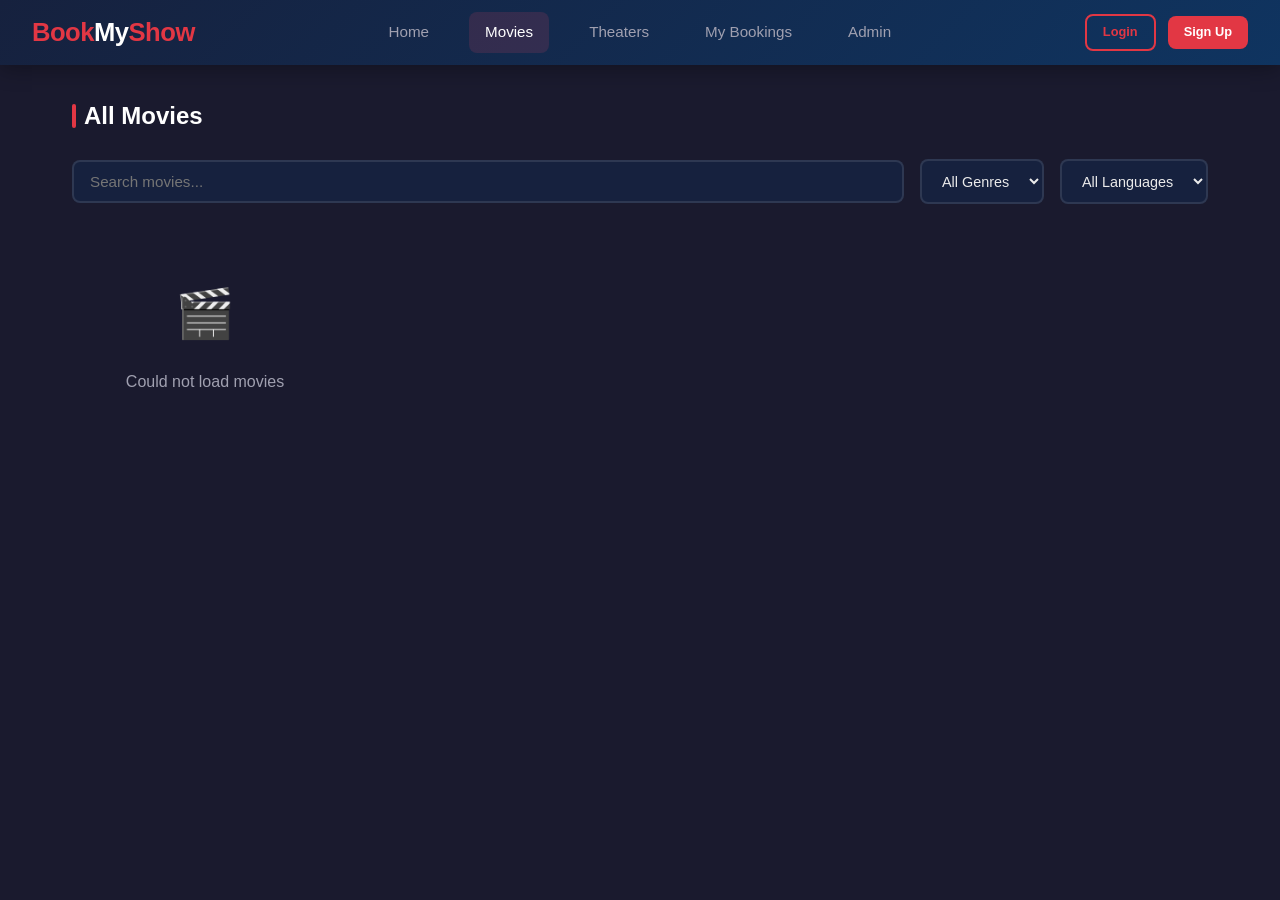
<file: BMS/UI/UI/pages/movies.html>
<!doctype html>
<html lang="en">
  <head>
    <meta charset="UTF-8" />
    <meta name="viewport" content="width=device-width, initial-scale=1.0" />
    <title>Movies - BookMyShow</title>
    <link rel="stylesheet" href="../css/style.css" />
  </head>
  <body>
    <nav class="navbar">
      <a href="../index.html" class="logo">Book<span>My</span>Show</a>
      <div class="nav-links">
        <a href="../index.html">Home</a>
        <a href="movies.html" class="active">Movies</a>
        <a href="theaters.html">Theaters</a>
        <a href="bookings.html">My Bookings</a>
        <a href="admin.html">Admin</a>
      </div>
      <div class="nav-user" id="nav-user"></div>
    </nav>

    <div class="container">
      <h2 class="section-title">All Movies</h2>

      <!-- Filters -->
      <div
        style="
          display: flex;
          gap: 1rem;
          margin-bottom: 1.5rem;
          flex-wrap: wrap;
          align-items: center;
        "
      >
        <input
          type="text"
          id="search"
          placeholder="Search movies..."
          style="
            flex: 1;
            min-width: 200px;
            padding: 0.7rem 1rem;
            border-radius: 8px;
            border: 2px solid rgba(255, 255, 255, 0.1);
            background: var(--bg-card);
            color: var(--text);
            font-size: 0.95rem;
            outline: none;
          "
          oninput="filterMovies()"
        />
        <select
          id="genre-filter"
          onchange="filterMovies()"
          style="
            padding: 0.7rem 1rem;
            border-radius: 8px;
            border: 2px solid rgba(255, 255, 255, 0.1);
            background: var(--bg-card);
            color: var(--text);
            font-size: 0.9rem;
            outline: none;
          "
        >
          <option value="">All Genres</option>
        </select>
        <select
          id="lang-filter"
          onchange="filterMovies()"
          style="
            padding: 0.7rem 1rem;
            border-radius: 8px;
            border: 2px solid rgba(255, 255, 255, 0.1);
            background: var(--bg-card);
            color: var(--text);
            font-size: 0.9rem;
            outline: none;
          "
        >
          <option value="">All Languages</option>
        </select>
      </div>

      <div class="grid grid-4" id="movies-grid"></div>
    </div>

    <script src="../js/api.js"></script>
    <script src="../js/utils.js"></script>
    <script>
      let allMovies = [];

      async function loadMovies() {
        showLoading("movies-grid");
        try {
          allMovies = await MovieAPI.getAll();
          renderMovies(allMovies);
          populateFilters();
        } catch (e) {
          showEmpty("movies-grid", "Could not load movies");
        }
      }

      function populateFilters() {
        const genres = [
          ...new Set(allMovies.map((m) => m.genre).filter(Boolean)),
        ];
        const langs = [
          ...new Set(allMovies.map((m) => m.language).filter(Boolean)),
        ];
        const gf = document.getElementById("genre-filter");
        const lf = document.getElementById("lang-filter");
        genres.forEach(
          (g) => (gf.innerHTML += `<option value="${g}">${g}</option>`),
        );
        langs.forEach(
          (l) => (lf.innerHTML += `<option value="${l}">${l}</option>`),
        );
      }

      function filterMovies() {
        const q = document.getElementById("search").value.toLowerCase();
        const genre = document.getElementById("genre-filter").value;
        const lang = document.getElementById("lang-filter").value;
        let filtered = allMovies;
        if (q)
          filtered = filtered.filter((m) => m.title.toLowerCase().includes(q));
        if (genre) filtered = filtered.filter((m) => m.genre === genre);
        if (lang) filtered = filtered.filter((m) => m.language === lang);
        renderMovies(filtered);
      }

      function renderMovies(movies) {
        const grid = document.getElementById("movies-grid");
        if (movies.length === 0) {
          showEmpty("movies-grid", "No movies found");
          return;
        }
        grid.innerHTML = movies
          .map(
            (m) => `
                <a href="movie-detail.html?id=${m.id}" class="card">
                    <div class="card-img" style="display:flex;align-items:center;justify-content:center;font-size:4rem;background:linear-gradient(135deg, #1a1a2e, #16213e);">
                        <img src="${m.posterUrl || "../assets/default-movie.png"}" alt="${m.title}" style="max-width:100%; max-height:100%; border-radius:4px;" />
                    </div>
                    <div class="card-body">
                        <h3>${m.title}</h3>
                        <p>${m.description || ""}</p>
                        <div style="margin-top:0.5rem; display:flex; gap:0.4rem; flex-wrap:wrap;">
                            ${m.genre ? `<span class="badge badge-genre">${m.genre}</span>` : ""}
                            ${m.language ? `<span class="badge badge-lang">${m.language}</span>` : ""}
                            ${m.rating ? `<span class="badge badge-rating">⭐ ${m.rating}</span>` : ""}
                        </div>
                    </div>
                    <div class="card-footer">
                        <span style="font-size:0.8rem;color:var(--text-muted);">${m.durationMinutes ? m.durationMinutes + " min" : ""}</span>
                        <span class="btn btn-sm btn-primary">Book Now</span>
                    </div>
                </a>
            `,
          )
          .join("");
      }

      loadMovies();
    </script>
  </body>
</html>
</file>
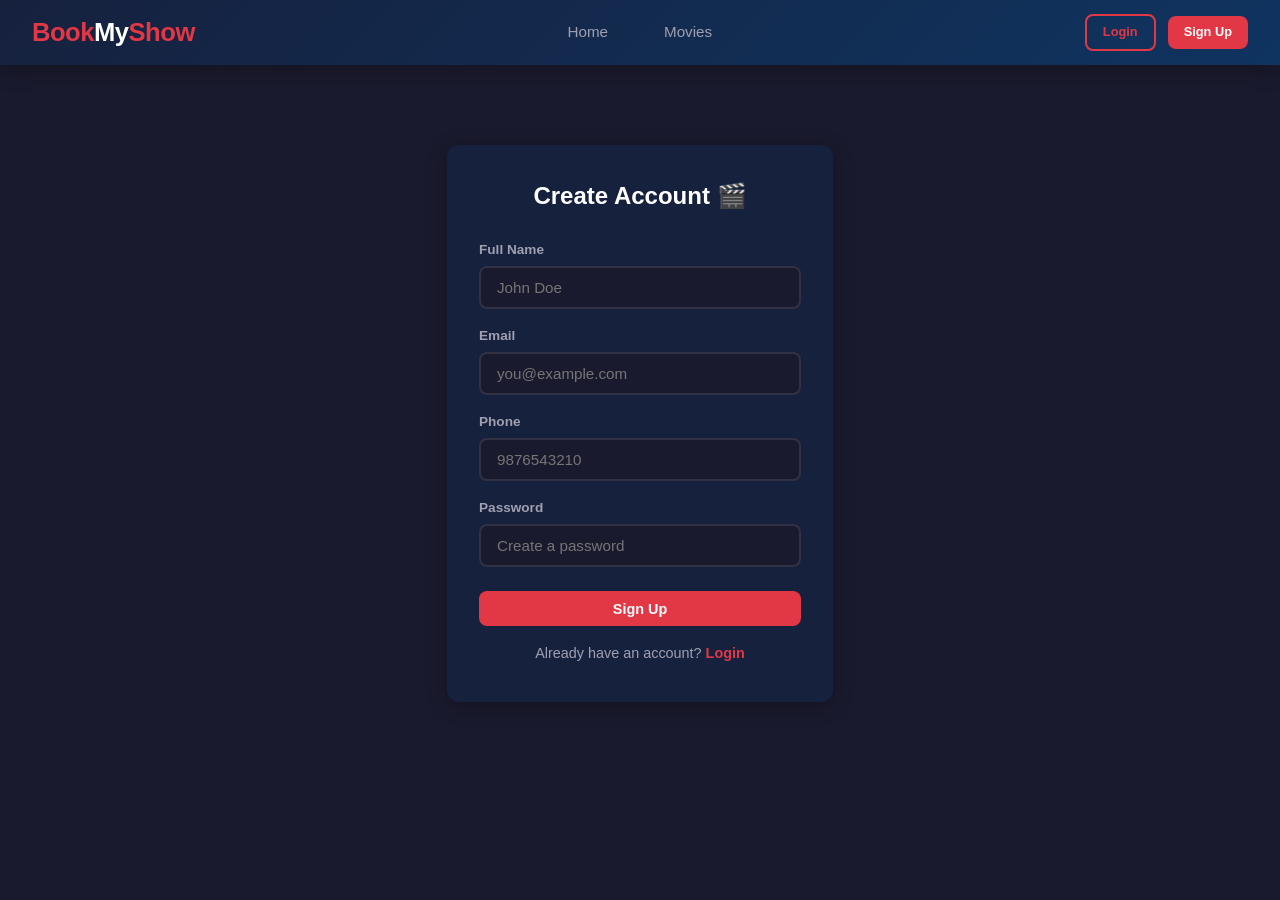
<file: BMS/UI/UI/pages/register.html>
<!DOCTYPE html>
<html lang="en">
<head>
    <meta charset="UTF-8">
    <meta name="viewport" content="width=device-width, initial-scale=1.0">
    <title>Register - BookMyShow</title>
    <link rel="stylesheet" href="../css/style.css">
</head>
<body>

    <nav class="navbar">
        <a href="../index.html" class="logo">Book<span>My</span>Show</a>
        <div class="nav-links">
            <a href="../index.html">Home</a>
            <a href="movies.html">Movies</a>
        </div>
        <div class="nav-user" id="nav-user"></div>
    </nav>

    <div class="container" style="max-width: 450px; margin-top: 3rem;">
        <div class="card" style="border:none;">
            <div class="card-body" style="padding: 2rem;">
                <h2 style="text-align:center; margin-bottom: 1.5rem; color: var(--white);">Create Account 🎬</h2>
                <form id="register-form" onsubmit="handleRegister(event)">
                    <div class="form-group">
                        <label>Full Name</label>
                        <input type="text" id="name" placeholder="John Doe" required>
                    </div>
                    <div class="form-group">
                        <label>Email</label>
                        <input type="email" id="email" placeholder="you@example.com" required>
                    </div>
                    <div class="form-group">
                        <label>Phone</label>
                        <input type="tel" id="phone" placeholder="9876543210">
                    </div>
                    <div class="form-group">
                        <label>Password</label>
                        <input type="password" id="password" placeholder="Create a password" required>
                    </div>
                    <button type="submit" class="btn btn-primary btn-block" style="margin-top: 0.5rem;">Sign Up</button>
                </form>
                <p style="text-align: center; margin-top: 1rem; color: var(--text-muted); font-size: 0.9rem;">
                    Already have an account? <a href="login.html" style="color: var(--primary); font-weight:600;">Login</a>
                </p>
            </div>
        </div>
    </div>

    <script src="../js/api.js"></script>
    <script src="../js/utils.js"></script>
    <script>
        async function handleRegister(e) {
            e.preventDefault();
            const data = {
                name: document.getElementById('name').value,
                email: document.getElementById('email').value,
                phone: document.getElementById('phone').value,
                password: document.getElementById('password').value
            };
            try {
                const user = await UserAPI.register(data);
                setLoggedInUser(user);
                showToast('Account created successfully!', 'success');
                setTimeout(() => window.location.href = '../index.html', 1000);
            } catch (err) {
                showToast(err.message, 'error');
            }
        }
    </script>
</body>
</html>
</file>
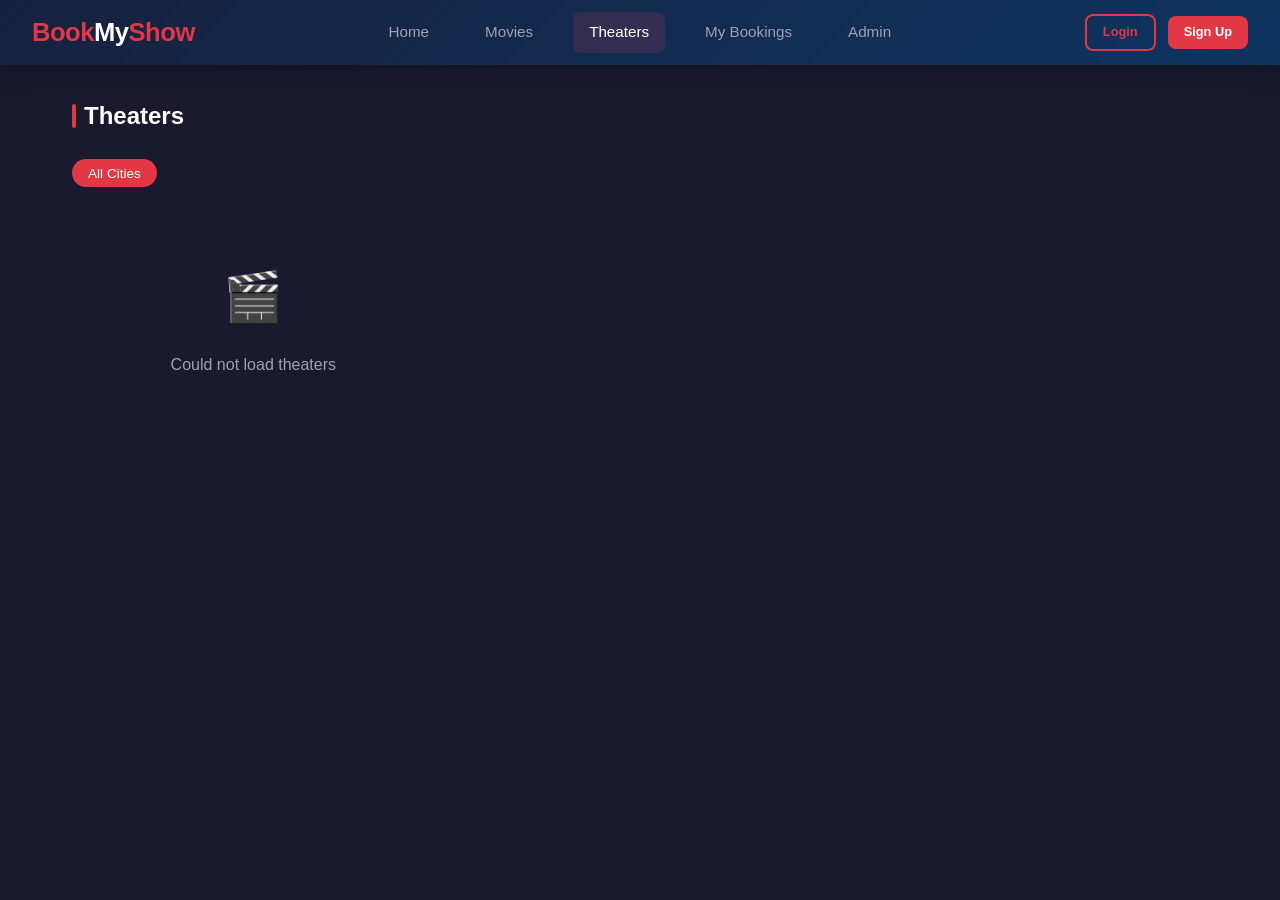
<file: BMS/UI/UI/pages/theaters.html>
<!DOCTYPE html>
<html lang="en">
<head>
    <meta charset="UTF-8">
    <meta name="viewport" content="width=device-width, initial-scale=1.0">
    <title>Theaters - BookMyShow</title>
    <link rel="stylesheet" href="../css/style.css">
</head>
<body>

    <nav class="navbar">
        <a href="../index.html" class="logo">Book<span>My</span>Show</a>
        <div class="nav-links">
            <a href="../index.html">Home</a>
            <a href="movies.html">Movies</a>
            <a href="theaters.html" class="active">Theaters</a>
            <a href="bookings.html">My Bookings</a>
            <a href="admin.html">Admin</a>
        </div>
        <div class="nav-user" id="nav-user"></div>
    </nav>

    <div class="container">
        <h2 class="section-title">Theaters</h2>

        <!-- City filter -->
        <div class="city-bar" id="city-bar" style="background:transparent; padding:0; margin-bottom:1.5rem; border:none;">
            <button class="city-chip active" onclick="loadTheaters(); activateChip(this)">All Cities</button>
        </div>

        <div class="grid grid-3" id="theaters-grid"></div>
    </div>

    <script src="../js/api.js"></script>
    <script src="../js/utils.js"></script>
    <script>
        async function loadCities() {
            try {
                const cities = await CityAPI.getAll();
                const bar = document.getElementById('city-bar');
                cities.forEach(city => {
                    const chip = document.createElement('button');
                    chip.className = 'city-chip';
                    chip.textContent = city.name;
                    chip.onclick = () => {
                        activateChip(chip);
                        loadTheatersByCity(city.id);
                    };
                    bar.appendChild(chip);
                });
            } catch (e) { console.log('No cities'); }
        }

        function activateChip(el) {
            document.querySelectorAll('.city-chip').forEach(c => c.classList.remove('active'));
            el.classList.add('active');
        }

        async function loadTheaters() {
            showLoading('theaters-grid');
            try {
                const theaters = await TheaterAPI.getAll();
                renderTheaters(theaters);
            } catch (e) {
                showEmpty('theaters-grid', 'Could not load theaters');
            }
        }

        async function loadTheatersByCity(cityId) {
            showLoading('theaters-grid');
            try {
                const theaters = await TheaterAPI.getByCity(cityId);
                renderTheaters(theaters);
            } catch (e) {
                showEmpty('theaters-grid', 'No theaters in this city');
            }
        }

        function renderTheaters(theaters) {
            const grid = document.getElementById('theaters-grid');
            if (theaters.length === 0) { showEmpty('theaters-grid', 'No theaters found'); return; }
            grid.innerHTML = theaters.map(t => `
                <div class="card">
                    <div class="card-body">
                        <h3>🏛️ ${t.name}</h3>
                        <p>📍 ${t.address || 'N/A'}</p>
                        <p>🌆 ${t.city?.name || ''}, ${t.city?.state || ''}</p>
                    </div>
                    <div class="card-footer">
                        <button class="btn btn-sm btn-outline" onclick="viewScreens(${t.id}, '${t.name}')">View Screens</button>
                    </div>
                </div>
            `).join('');
        }

        async function viewScreens(theaterId, theaterName) {
            try {
                const screens = await ScreenAPI.getByTheater(theaterId);
                if (screens.length === 0) { showToast('No screens found', 'info'); return; }
                let msg = `${theaterName} Screens:\n`;
                screens.forEach(s => msg += `\n• ${s.name} (${s.totalSeats || '?'} seats)`);
                alert(msg);
            } catch (e) {
                showToast('Could not load screens', 'error');
            }
        }

        loadCities();
        loadTheaters();
    </script>
</body>
</html>
</file>
<file: BMS/UI/UI/css/style.css>
/* ===== RESET & BASE ===== */
*, *::before, *::after { margin: 0; padding: 0; box-sizing: border-box; }

:root {
    --primary: #e23744;
    --primary-dark: #c1293a;
    --bg-dark: #1a1a2e;
    --bg-card: #16213e;
    --bg-light: #0f3460;
    --text: #eaeaea;
    --text-muted: #a0a0b0;
    --accent: #e94560;
    --success: #2ecc71;
    --warning: #f39c12;
    --white: #ffffff;
    --shadow: 0 4px 20px rgba(0,0,0,0.3);
    --radius: 12px;
    --transition: all 0.3s ease;
}

body {
    font-family: 'Segoe UI', Tahoma, Geneva, Verdana, sans-serif;
    background: var(--bg-dark);
    color: var(--text);
    min-height: 100vh;
    line-height: 1.6;
}

a { text-decoration: none; color: inherit; }
ul { list-style: none; }
img { max-width: 100%; display: block; }

/* ===== NAVBAR ===== */
.navbar {
    background: linear-gradient(135deg, var(--bg-card), var(--bg-light));
    padding: 0 2rem;
    display: flex;
    align-items: center;
    justify-content: space-between;
    height: 65px;
    position: sticky;
    top: 0;
    z-index: 1000;
    box-shadow: var(--shadow);
}

.navbar .logo {
    font-size: 1.6rem;
    font-weight: 800;
    color: var(--primary);
    letter-spacing: -0.5px;
}

.navbar .logo span {
    color: var(--white);
}

.nav-links {
    display: flex;
    gap: 1.5rem;
    align-items: center;
}

.nav-links a {
    color: var(--text-muted);
    font-weight: 500;
    padding: 0.5rem 1rem;
    border-radius: 8px;
    transition: var(--transition);
    font-size: 0.95rem;
}

.nav-links a:hover, .nav-links a.active {
    color: var(--white);
    background: rgba(233, 69, 96, 0.15);
}

.nav-user {
    display: flex;
    align-items: center;
    gap: 0.75rem;
}

.btn {
    padding: 0.6rem 1.5rem;
    border: none;
    border-radius: 8px;
    font-size: 0.9rem;
    font-weight: 600;
    cursor: pointer;
    transition: var(--transition);
    display: inline-flex;
    align-items: center;
    gap: 0.4rem;
}

.btn-primary {
    background: var(--primary);
    color: var(--white);
}

.btn-primary:hover {
    background: var(--primary-dark);
    transform: translateY(-1px);
}

.btn-outline {
    background: transparent;
    color: var(--primary);
    border: 2px solid var(--primary);
}

.btn-outline:hover {
    background: var(--primary);
    color: var(--white);
}

.btn-success {
    background: var(--success);
    color: var(--white);
}

.btn-success:hover {
    background: #27ae60;
}

.btn-danger {
    background: var(--accent);
    color: var(--white);
}

.btn-danger:hover {
    background: #d63851;
}

.btn-sm {
    padding: 0.4rem 1rem;
    font-size: 0.8rem;
}

.btn-block {
    width: 100%;
    justify-content: center;
}

/* ===== HERO ===== */
.hero {
    background: linear-gradient(135deg, var(--bg-dark) 0%, var(--bg-light) 50%, var(--bg-dark) 100%);
    padding: 4rem 2rem;
    text-align: center;
}

.hero h1 {
    font-size: 2.8rem;
    font-weight: 800;
    margin-bottom: 0.5rem;
}

.hero h1 span {
    color: var(--primary);
}

.hero p {
    color: var(--text-muted);
    font-size: 1.1rem;
    max-width: 600px;
    margin: 0 auto 2rem;
}

.search-bar {
    max-width: 500px;
    margin: 0 auto;
    display: flex;
    gap: 0.5rem;
}

.search-bar input {
    flex: 1;
    padding: 0.8rem 1.2rem;
    border-radius: 8px;
    border: 2px solid var(--bg-light);
    background: var(--bg-card);
    color: var(--text);
    font-size: 1rem;
    outline: none;
    transition: var(--transition);
}

.search-bar input:focus {
    border-color: var(--primary);
}

/* ===== CONTAINER ===== */
.container {
    max-width: 1200px;
    margin: 0 auto;
    padding: 2rem;
}

.section-title {
    font-size: 1.5rem;
    font-weight: 700;
    margin-bottom: 1.5rem;
    color: var(--white);
    display: flex;
    align-items: center;
    gap: 0.5rem;
}

.section-title::before {
    content: '';
    width: 4px;
    height: 24px;
    background: var(--primary);
    border-radius: 2px;
}

/* ===== GRID ===== */
.grid {
    display: grid;
    gap: 1.5rem;
}

.grid-2 { grid-template-columns: repeat(auto-fill, minmax(300px, 1fr)); }
.grid-3 { grid-template-columns: repeat(auto-fill, minmax(280px, 1fr)); }
.grid-4 { grid-template-columns: repeat(auto-fill, minmax(220px, 1fr)); }

/* ===== CARD ===== */
.card {
    background: var(--bg-card);
    border-radius: var(--radius);
    overflow: hidden;
    box-shadow: var(--shadow);
    transition: var(--transition);
    border: 1px solid rgba(255,255,255,0.05);
}

.card:hover {
    transform: translateY(-4px);
    border-color: rgba(233, 69, 96, 0.3);
}

.card-img {
    width: 100%;
    height: 320px;
    object-fit: cover;
    background: var(--bg-light);
}

.card-body {
    padding: 1.2rem;
}

.card-body h3 {
    font-size: 1.1rem;
    font-weight: 700;
    margin-bottom: 0.3rem;
    color: var(--white);
}

.card-body p {
    font-size: 0.85rem;
    color: var(--text-muted);
    margin-bottom: 0.3rem;
}

.card-footer {
    padding: 0.8rem 1.2rem;
    border-top: 1px solid rgba(255,255,255,0.05);
    display: flex;
    justify-content: space-between;
    align-items: center;
}

/* ===== BADGE ===== */
.badge {
    display: inline-block;
    padding: 0.2rem 0.7rem;
    border-radius: 20px;
    font-size: 0.75rem;
    font-weight: 600;
}

.badge-genre {
    background: rgba(233, 69, 96, 0.2);
    color: var(--accent);
}

.badge-lang {
    background: rgba(46, 204, 113, 0.2);
    color: var(--success);
}

.badge-rating {
    background: rgba(243, 156, 18, 0.2);
    color: var(--warning);
}

/* ===== MODAL ===== */
.modal-overlay {
    display: none;
    position: fixed;
    inset: 0;
    background: rgba(0,0,0,0.7);
    z-index: 2000;
    justify-content: center;
    align-items: center;
    backdrop-filter: blur(4px);
}

.modal-overlay.active {
    display: flex;
}

.modal {
    background: var(--bg-card);
    border-radius: var(--radius);
    padding: 2rem;
    width: 90%;
    max-width: 500px;
    max-height: 85vh;
    overflow-y: auto;
    box-shadow: var(--shadow);
    position: relative;
}

.modal h2 {
    font-size: 1.4rem;
    margin-bottom: 1.5rem;
    color: var(--white);
}

.modal-close {
    position: absolute;
    top: 1rem;
    right: 1rem;
    background: none;
    border: none;
    color: var(--text-muted);
    font-size: 1.5rem;
    cursor: pointer;
    transition: var(--transition);
}

.modal-close:hover { color: var(--primary); }

/* ===== FORM ===== */
.form-group {
    margin-bottom: 1rem;
}

.form-group label {
    display: block;
    font-size: 0.85rem;
    font-weight: 600;
    color: var(--text-muted);
    margin-bottom: 0.3rem;
}

.form-group input,
.form-group select,
.form-group textarea {
    width: 100%;
    padding: 0.7rem 1rem;
    border-radius: 8px;
    border: 2px solid rgba(255,255,255,0.1);
    background: var(--bg-dark);
    color: var(--text);
    font-size: 0.95rem;
    outline: none;
    transition: var(--transition);
}

.form-group input:focus,
.form-group select:focus {
    border-color: var(--primary);
}

/* ===== SEAT MAP ===== */
.seat-map {
    display: flex;
    flex-direction: column;
    align-items: center;
    gap: 0.5rem;
    margin: 1.5rem 0;
}

.seat-row {
    display: flex;
    gap: 0.5rem;
    align-items: center;
}

.seat-row-label {
    width: 24px;
    font-size: 0.8rem;
    font-weight: 700;
    color: var(--text-muted);
    text-align: center;
}

.seat {
    width: 36px;
    height: 36px;
    border-radius: 6px 6px 10px 10px;
    display: flex;
    align-items: center;
    justify-content: center;
    font-size: 0.65rem;
    font-weight: 700;
    cursor: pointer;
    transition: var(--transition);
    border: 2px solid transparent;
}

.seat.available {
    background: var(--bg-light);
    color: var(--text-muted);
    border-color: rgba(255,255,255,0.15);
}

.seat.available:hover {
    background: rgba(233, 69, 96, 0.3);
    border-color: var(--primary);
}

.seat.selected {
    background: var(--primary);
    color: var(--white);
    border-color: var(--primary);
}

.seat.booked {
    background: rgba(255,255,255,0.05);
    color: rgba(255,255,255,0.2);
    cursor: not-allowed;
    border-color: rgba(255,255,255,0.05);
}

.seat.vip { border-bottom: 3px solid var(--warning); }
.seat.premium { border-bottom: 3px solid var(--success); }

.screen-indicator {
    width: 60%;
    max-width: 300px;
    height: 6px;
    background: linear-gradient(to right, transparent, var(--text-muted), transparent);
    border-radius: 50%;
    margin-bottom: 1rem;
}

.screen-label {
    font-size: 0.75rem;
    color: var(--text-muted);
    letter-spacing: 3px;
    text-transform: uppercase;
    margin-bottom: 0.3rem;
}

.seat-legend {
    display: flex;
    gap: 1.5rem;
    justify-content: center;
    margin-top: 1rem;
    flex-wrap: wrap;
}

.seat-legend-item {
    display: flex;
    align-items: center;
    gap: 0.4rem;
    font-size: 0.8rem;
    color: var(--text-muted);
}

.seat-legend-box {
    width: 18px;
    height: 18px;
    border-radius: 4px;
}

/* ===== TABLE ===== */
.data-table {
    width: 100%;
    border-collapse: collapse;
    margin-top: 1rem;
}

.data-table th, .data-table td {
    padding: 0.8rem 1rem;
    text-align: left;
    border-bottom: 1px solid rgba(255,255,255,0.05);
    font-size: 0.9rem;
}

.data-table th {
    background: var(--bg-light);
    color: var(--text-muted);
    font-weight: 600;
    text-transform: uppercase;
    font-size: 0.8rem;
    letter-spacing: 0.5px;
}

.data-table tr:hover {
    background: rgba(255,255,255,0.02);
}

/* ===== SHOW LIST ===== */
.show-card {
    background: var(--bg-card);
    border-radius: var(--radius);
    padding: 1.2rem;
    display: flex;
    justify-content: space-between;
    align-items: center;
    border: 1px solid rgba(255,255,255,0.05);
    transition: var(--transition);
}

.show-card:hover {
    border-color: rgba(233, 69, 96, 0.3);
}

.show-info h4 {
    color: var(--white);
    margin-bottom: 0.2rem;
}

.show-info p {
    color: var(--text-muted);
    font-size: 0.85rem;
}

.show-meta {
    text-align: right;
}

.show-meta .price {
    font-size: 1.2rem;
    font-weight: 700;
    color: var(--success);
}

/* ===== BOOKING SUMMARY ===== */
.booking-summary {
    background: var(--bg-card);
    border-radius: var(--radius);
    padding: 1.5rem;
    border: 1px solid rgba(255,255,255,0.05);
}

.booking-summary h3 {
    margin-bottom: 1rem;
    color: var(--white);
}

.summary-row {
    display: flex;
    justify-content: space-between;
    padding: 0.5rem 0;
    font-size: 0.9rem;
    border-bottom: 1px solid rgba(255,255,255,0.05);
}

.summary-row:last-child {
    border-bottom: none;
    font-weight: 700;
    font-size: 1.1rem;
    color: var(--success);
    padding-top: 0.8rem;
}

/* ===== TABS ===== */
.tabs {
    display: flex;
    gap: 0.5rem;
    margin-bottom: 1.5rem;
    border-bottom: 2px solid rgba(255,255,255,0.05);
    padding-bottom: 0;
}

.tab {
    padding: 0.7rem 1.5rem;
    font-size: 0.9rem;
    font-weight: 600;
    color: var(--text-muted);
    cursor: pointer;
    border-bottom: 3px solid transparent;
    transition: var(--transition);
    background: none;
    border-top: none;
    border-left: none;
    border-right: none;
}

.tab:hover { color: var(--white); }

.tab.active {
    color: var(--primary);
    border-bottom-color: var(--primary);
}

/* ===== CITY SELECTOR ===== */
.city-bar {
    background: var(--bg-card);
    padding: 0.8rem 2rem;
    display: flex;
    align-items: center;
    gap: 1rem;
    border-bottom: 1px solid rgba(255,255,255,0.05);
    overflow-x: auto;
}

.city-chip {
    padding: 0.4rem 1rem;
    border-radius: 20px;
    font-size: 0.85rem;
    font-weight: 500;
    cursor: pointer;
    background: var(--bg-dark);
    color: var(--text-muted);
    white-space: nowrap;
    transition: var(--transition);
    border: none;
}

.city-chip:hover, .city-chip.active {
    background: var(--primary);
    color: var(--white);
}

/* ===== TOAST ===== */
.toast-container {
    position: fixed;
    top: 80px;
    right: 20px;
    z-index: 3000;
    display: flex;
    flex-direction: column;
    gap: 0.5rem;
}

.toast {
    padding: 0.8rem 1.5rem;
    border-radius: 8px;
    font-size: 0.9rem;
    font-weight: 500;
    color: var(--white);
    box-shadow: var(--shadow);
    animation: slideIn 0.3s ease, fadeOut 0.3s ease 2.7s;
    min-width: 250px;
}

.toast-success { background: var(--success); }
.toast-error { background: var(--accent); }
.toast-info { background: var(--bg-light); }

@keyframes slideIn {
    from { transform: translateX(100%); opacity: 0; }
    to { transform: translateX(0); opacity: 1; }
}

@keyframes fadeOut {
    to { opacity: 0; transform: translateX(100%); }
}

/* ===== LOADING ===== */
.spinner {
    display: inline-block;
    width: 30px;
    height: 30px;
    border: 3px solid rgba(255,255,255,0.1);
    border-top-color: var(--primary);
    border-radius: 50%;
    animation: spin 0.8s linear infinite;
}

@keyframes spin {
    to { transform: rotate(360deg); }
}

.loading-center {
    display: flex;
    justify-content: center;
    padding: 3rem;
}

/* ===== EMPTY STATE ===== */
.empty-state {
    text-align: center;
    padding: 3rem;
    color: var(--text-muted);
}

.empty-state .icon {
    font-size: 3rem;
    margin-bottom: 1rem;
}

/* ===== RESPONSIVE ===== */
@media (max-width: 768px) {
    .navbar { padding: 0 1rem; }
    .nav-links { gap: 0.5rem; }
    .nav-links a { padding: 0.4rem 0.6rem; font-size: 0.8rem; }
    .hero h1 { font-size: 1.8rem; }
    .container { padding: 1rem; }
    .grid-3, .grid-4 { grid-template-columns: 1fr 1fr; }
    .show-card { flex-direction: column; gap: 1rem; text-align: center; }
    .show-meta { text-align: center; }
}

@media (max-width: 480px) {
    .grid-3, .grid-4 { grid-template-columns: 1fr; }
}
</file>
